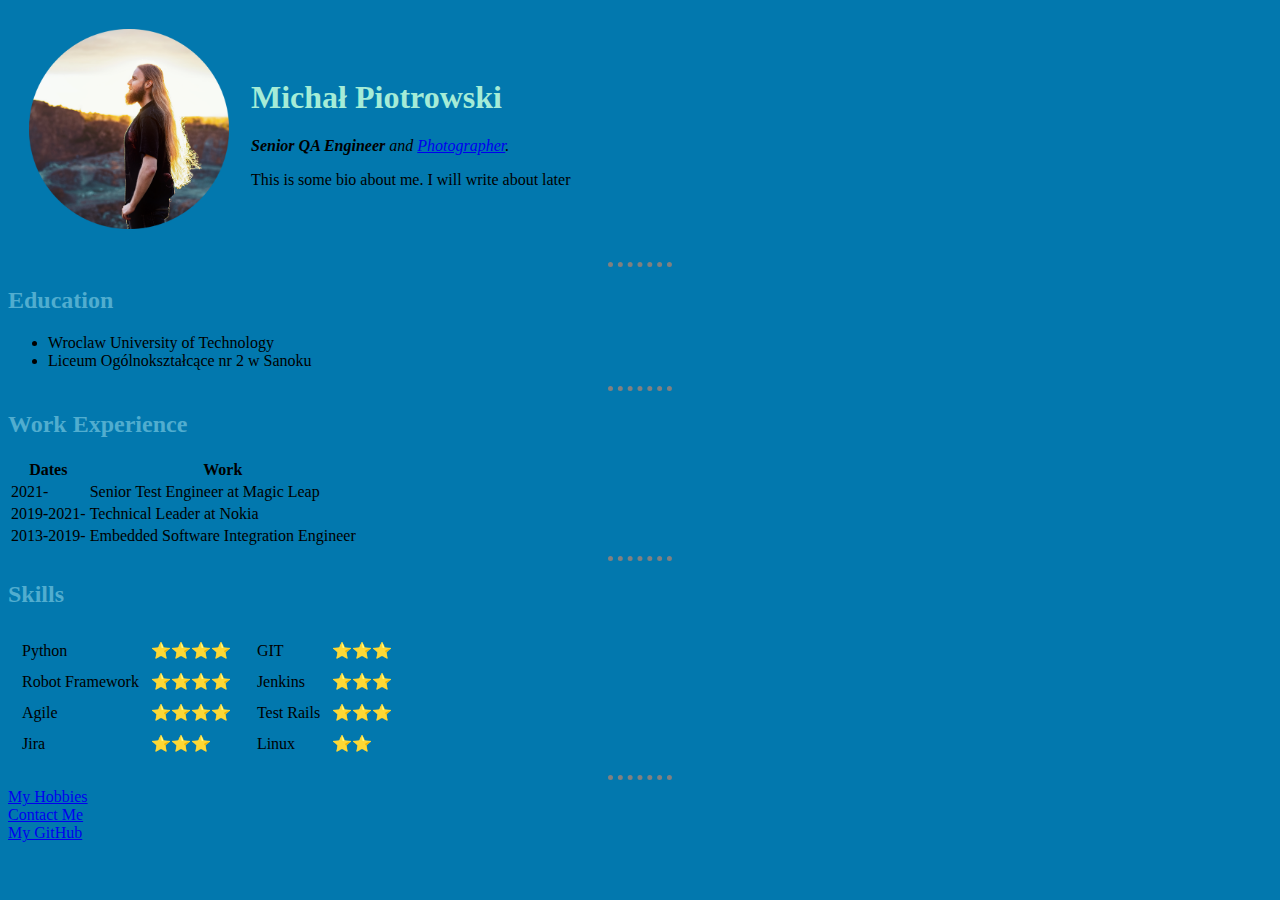
<file: HTML - Personal Site/index.html>
<!DOCTYPE html>
<html lang="en">
<head>
    <meta charset="UTF-8">
    <title>Michal's Personal Site</title>
    <link rel="stylesheet" href="css/styles.css">
</head>

<body>
    <table cellspacing="20">
        <tr>
            <td>
                <img src="images/circle-cropped.png" alt="Michal Profile Picture" width="200" height="200">
            </td>
            <td>
                <h1>Michał Piotrowski</h1>
                <p><em><strong>Senior QA Engineer</strong> and <a href="http://500px.com/wikingart">Photographer</a>.</em></p>
                <p>This is some bio about me. I will write about later</p>
            </td>
        </tr>
    </table>
    <hr>
    <h2>Education</h2>
    <ul>
        <li>Wroclaw University of Technology</li>
        <li>Liceum Ogólnokształcące nr 2 w Sanoku</li>
    </ul>
    <hr>
    <h2>Work Experience</h2>
    <table>
        <thead>
            <tr>
                <th>Dates</th>
                <th>Work</th>
            </tr>
        </thead>
        <tbody>
            <tr>
                <td>2021-</td>
                <td>Senior Test Engineer at Magic Leap</td>
            </tr>
            <tr>
                <td>2019-2021-</td>
                <td>Technical Leader at Nokia</td>
            </tr>
            <tr>
                <td>2013-2019-</td>
                <td>Embedded Software Integration Engineer</td>
            </tr>
        </tbody>
    </table>
    <hr>
    <h2>Skills</h2>
    <!-- Win + ; to create emojis-->
    <table>
        <tr>
            <td>
                <table cellspacing="10">
                    <tr>
                        <td>Python</td>
                        <td>⭐⭐⭐⭐</td>
                    </tr>
                    <tr>
                        <td>Robot Framework</td>
                        <td>⭐⭐⭐⭐</td>
                    </tr>
                    <tr>
                        <td>Agile</td>
                        <td>⭐⭐⭐⭐</td>
                    </tr>
                    <tr>
                        <td>Jira</td>
                        <td>⭐⭐⭐</td>
                    </tr>
                </table>
            </td>
            <td>
                <table cellspacing="10">
                    <tr>
                        <td>GIT</td>
                        <td>⭐⭐⭐</td>
                    </tr>
                    <tr>
                        <td>Jenkins</td>
                        <td>⭐⭐⭐</td>
                    </tr>
                    <tr>
                        <td>Test Rails</td>
                        <td>⭐⭐⭐</td>
                    </tr>
                    <tr>
                        <td>Linux</td>
                        <td>⭐⭐</td>
                    </tr>
                </table>
            </td>
        </tr>
    </table>
    <hr>
    <a href="hobbies.html">My Hobbies</a>
    <br>
    <a href="contact.html">Contact Me</a>
    <br>
    <a href="https://github.com/LuinTinuviel">My GitHub</a>
    <br>
</body>
</html>
</file>
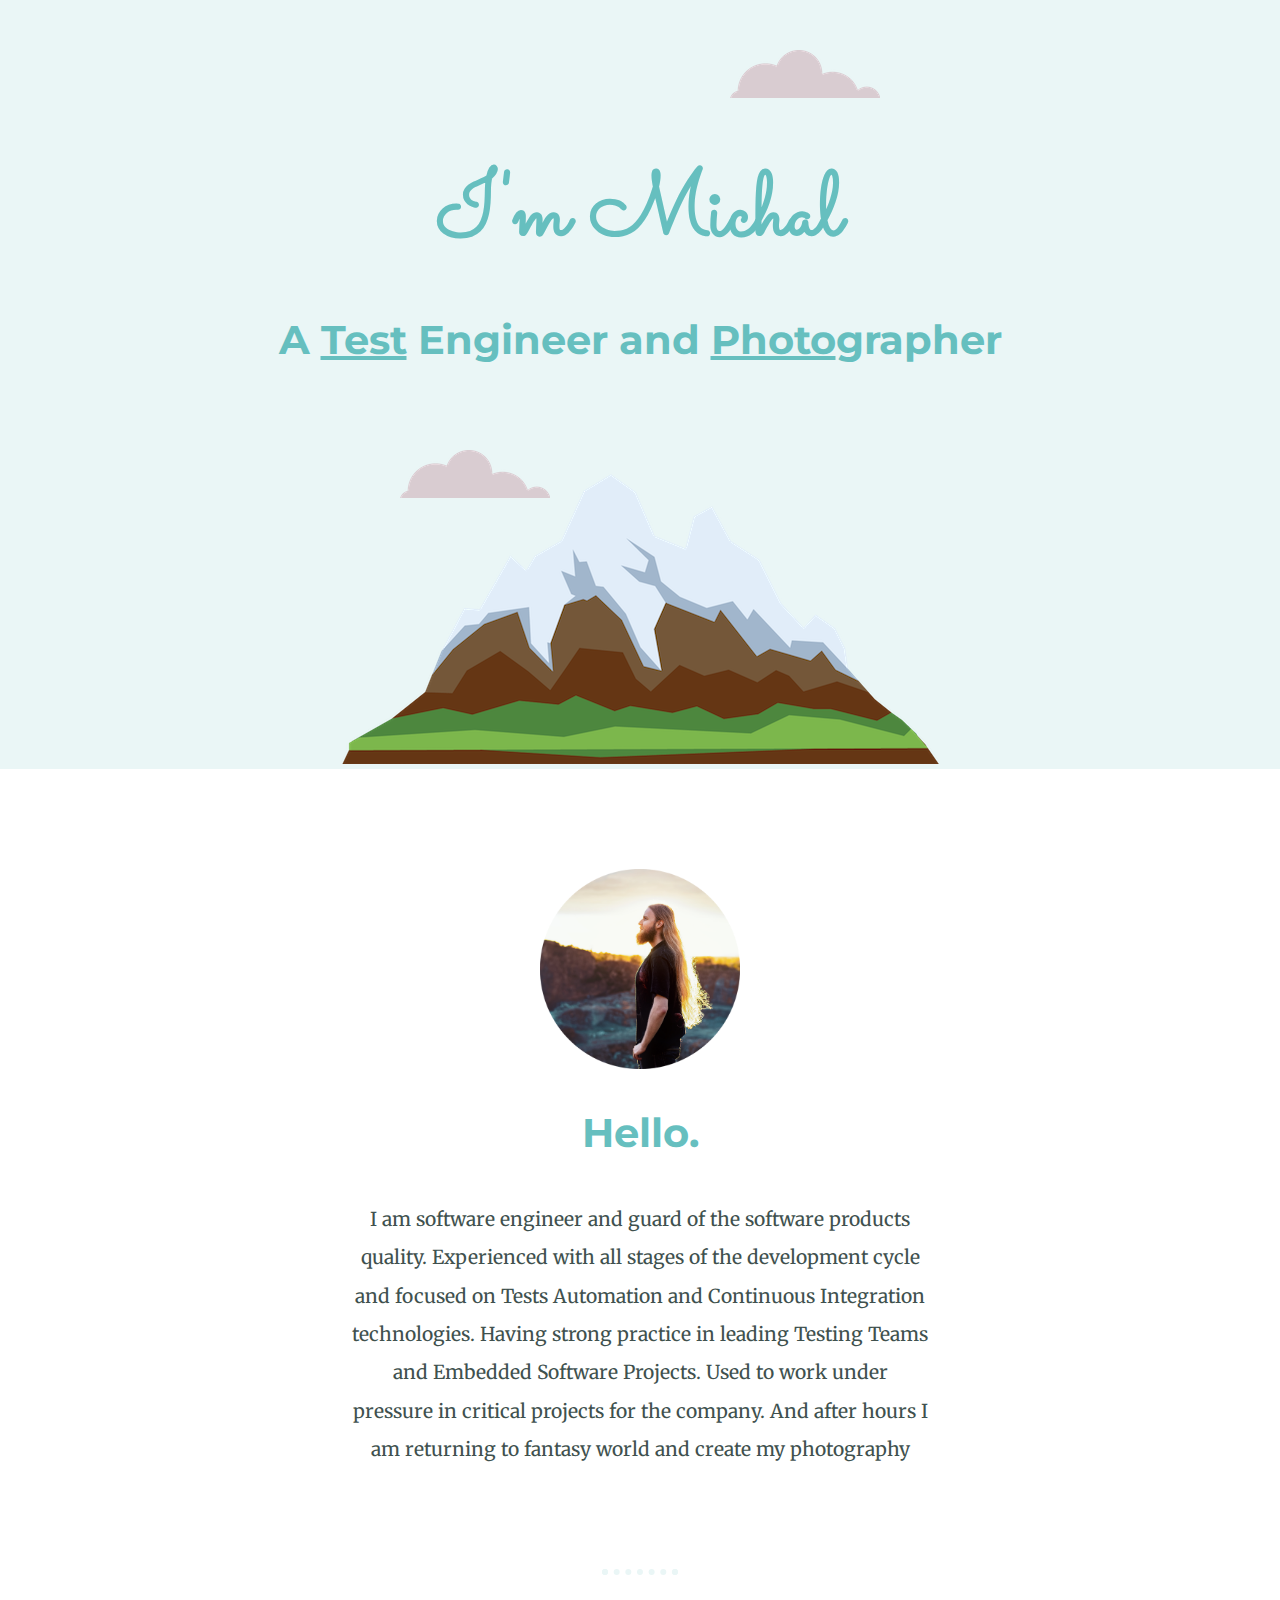
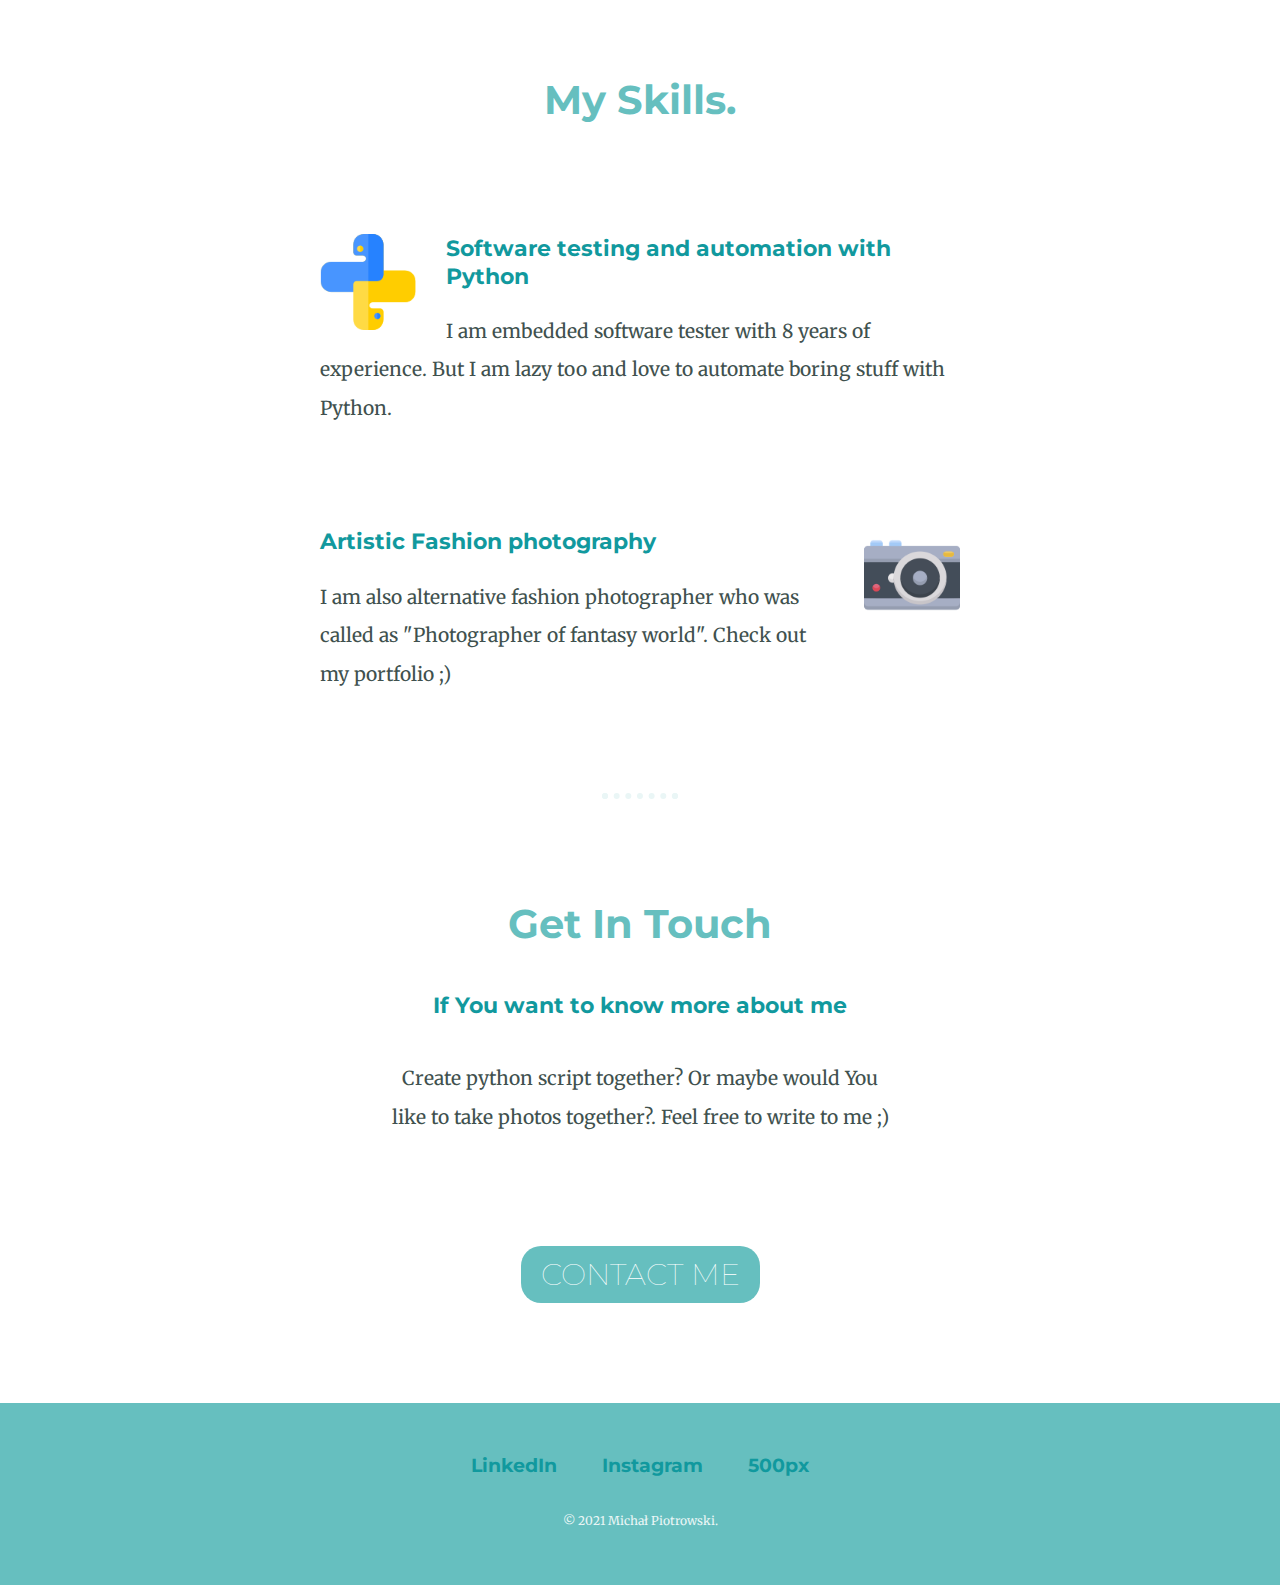
<file: My Site/index.html>
<!DOCTYPE html>
<html lang="en">
<head>
    <meta charset="UTF-8">
    <title>Michal Piotrowski</title>
    <link rel="stylesheet" href="css/styles.css">
    <link rel="icon" href="favicon.ico">
    <link rel="preconnect" href="https://fonts.gstatic.com">
    <link href="https://fonts.googleapis.com/css2?family=Merriweather:wght@300&family=Montserrat:wght@300&family=Sacramento&display=swap" rel="stylesheet">
</head>
<body>
    <div class="top-container">
        <img class="top-cloud" src="images/cloud.png" alt="cloud-img">
        <h1>I'm Michal</h1>
        <h2>A <span class="Test">Test</span> Engineer and <span class="Test">Photo</span>grapher</h2>
        <img class="bottom-cloud" src="images/cloud.png" alt="cloud-img">
        <img src="images/mountain.png" alt="mountain-img">
    </div>


    <div class="middle-container">
      <div class="profile">
        <img class="profile-picture" src="images/circle-cropped.png" alt="profile-picture">
        <h2>Hello.</h2>
        <p class="intro">I am software engineer and guard of the software products
quality. Experienced with all stages of the development cycle and
focused on Tests Automation and Continuous Integration
technologies. Having strong practice in leading Testing Teams and
Embedded Software Projects. Used to work under pressure in critical
projects for the company. And after hours I am returning to fantasy world and create my photography</p>
      </div>
      <hr>
      <div class="skills">
        <h2>My Skills.</h2>
        <div class="skill-row">
          <img class="python-image" src="images/python.png" alt=python-img">
            <h3>Software testing and automation with Python</h3>
          <p>I am embedded software tester with 8 years of experience. But I am lazy too and love to automate boring stuff with Python.</p>
        </div>
        <div class="skill-row">
          <img class="photo-image" src="images/mirrorless.png" alt=python-img">
          <h3>Artistic Fashion photography</h3>
          <p>I am also alternative fashion photographer who was called as "Photographer of fantasy world". Check out my portfolio ;)</p>
        </div>
      </div>
      <hr>
      <div class="contact-me">
        <h2>Get In Touch</h2>
        <h3>If You want to know more about me</h3>
        <p class="contact-message">Create python script together? Or maybe would You like to take photos together?. Feel free to write to me ;)</p>
        <a class="BUTTON_GIA" href="mailto:wikingart.photography@gmail.com">CONTACT ME</a>
      </div>
    </div>


    <div class="bottom-container">
      <a class="footer-link" href="https://www.linkedin.com/in/micha%C5%82-piotrowski-b9033065/">LinkedIn</a>
      <a class="footer-link" href="https://instagram.com/wikingart">Instagram</a>
      <a class="footer-link" href="https://www.500px.com/wikingart/">500px</a>
      <p class="copyright">© 2021 Michał Piotrowski.</p>
    </div>

</body>
</html>
</file>
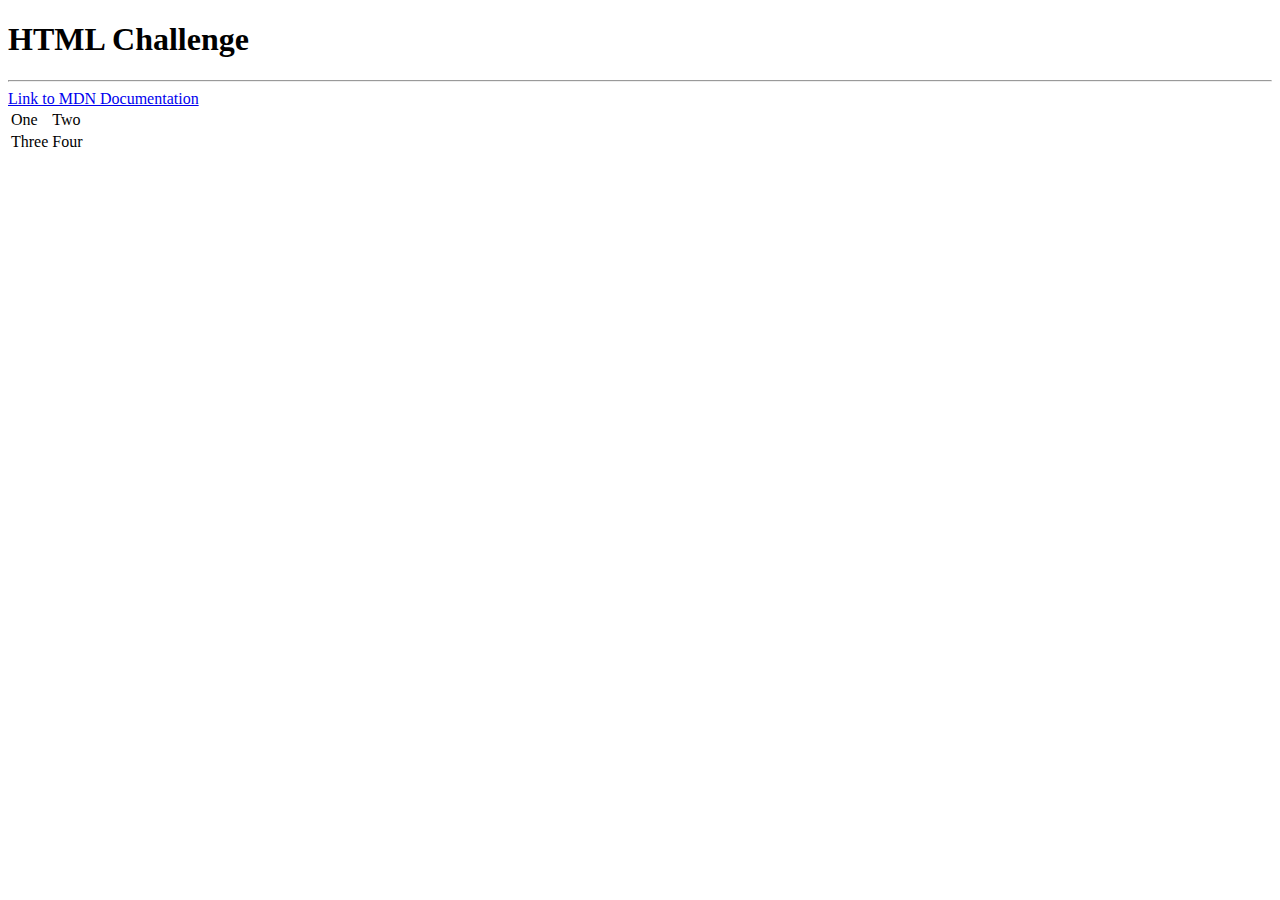
<file: HTML - Personal Site/challenge.html>
<!DOCTYPE html>
<html lang="en">
<head>
    <meta charset="UTF-8">
    <title>HTML Challenge</title>
</head>
<body>
    <h1>HTML Challenge</h1>
    <hr>
    <a href="https://developer.mozilla.org">Link to MDN Documentation</a><br>
    <table>
        <tr>
            <td>One</td>
            <td>Two</td>
        </tr>
        <tr>
            <td>Three</td>
            <td>Four</td>
        </tr>
    </table>
</body>
</html>
</file>
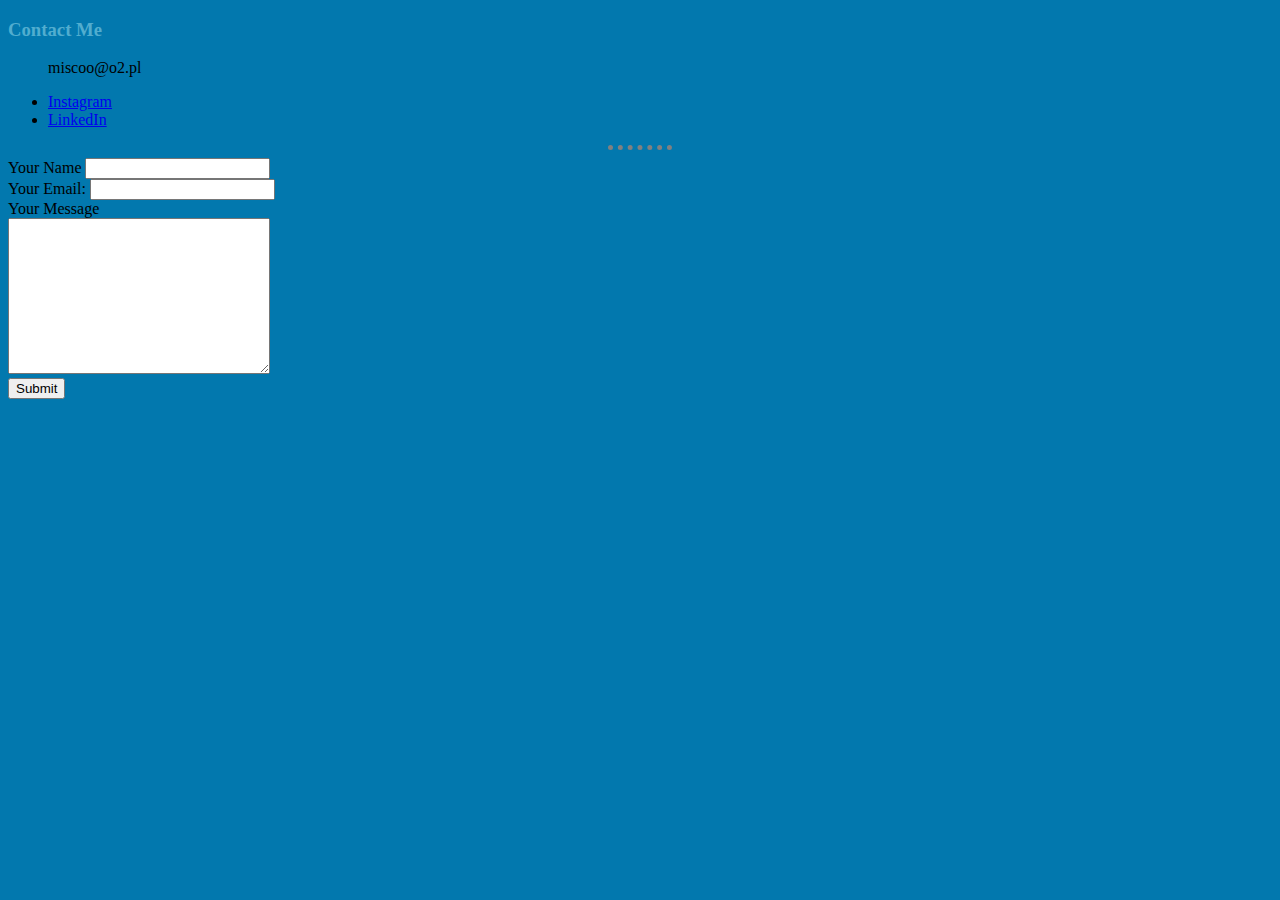
<file: HTML - Personal Site/contact.html>
<!DOCTYPE html>
<html lang="en">
<head>
    <meta charset="UTF-8">
    <title>Title</title>
    <link rel="stylesheet" href="css/styles.css">
</head>
<body>
    <h3>Contact Me</h3>
    <ul>
        <p>miscoo@o2.pl</p>
        <li><a href="https://www.instagram.com/wikingart">Instagram</a></li>
        <li><a href="https://www.linkedin.com/in/micha%C5%82-piotrowski-b9033065/">LinkedIn</a></li>
    </ul>
    <hr>
    <form class="" action="mailto:miscoo@o2.pl" method="post" enctype="text/plain">
        <label>Your Name</label>
        <input type="text" name="yourName" value=""><br>
        <label>Your Email:</label>
        <input type="email" name="yourEmail"><br>
        <label>Your Message</label><br>
        <textarea name="yourMessage" rows="10" cols="30"></textarea><br>
        <input type="submit" name="">
    </form>
</html>
</file>
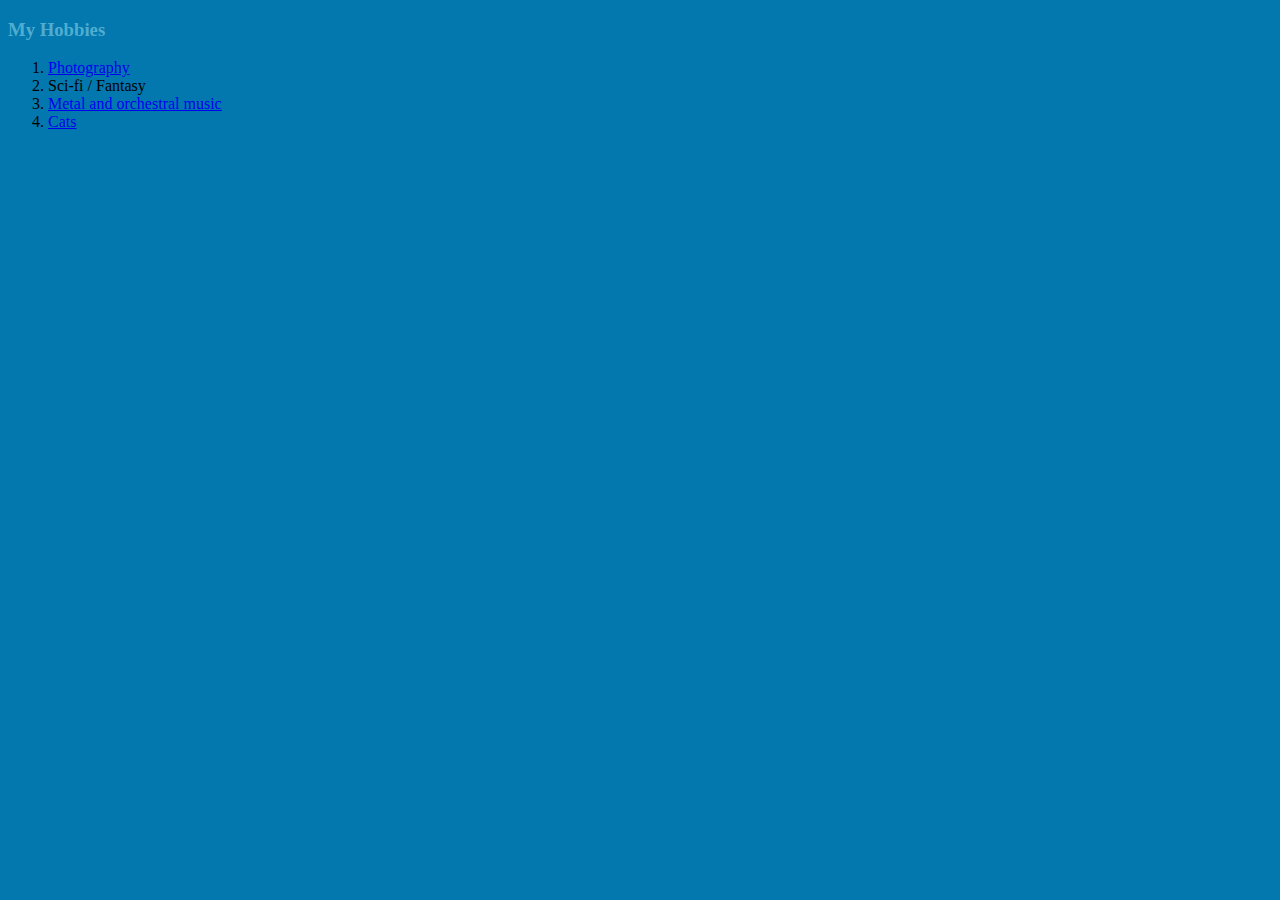
<file: HTML - Personal Site/hobbies.html>
<!DOCTYPE html>
<html lang="en">
<head>
    <meta charset="UTF-8">
    <title>My Hobbies</title>
    <link rel="stylesheet" href="css/styles.css">
</head>
<body>
    <h3>My Hobbies</h3>
    <ol>
        <li><a href="https://www.instagram.com/wikingart">Photography</a></li>
        <li>Sci-fi / Fantasy</li>
        <li><a href="https://www.last.fm/pl/user/miscoo">Metal and orchestral music</a></li>
        <li><a href="https://www.instagram.com/princessesrunafreya/">Cats</a></li>
    </ol>
</body>
</html>
</file>
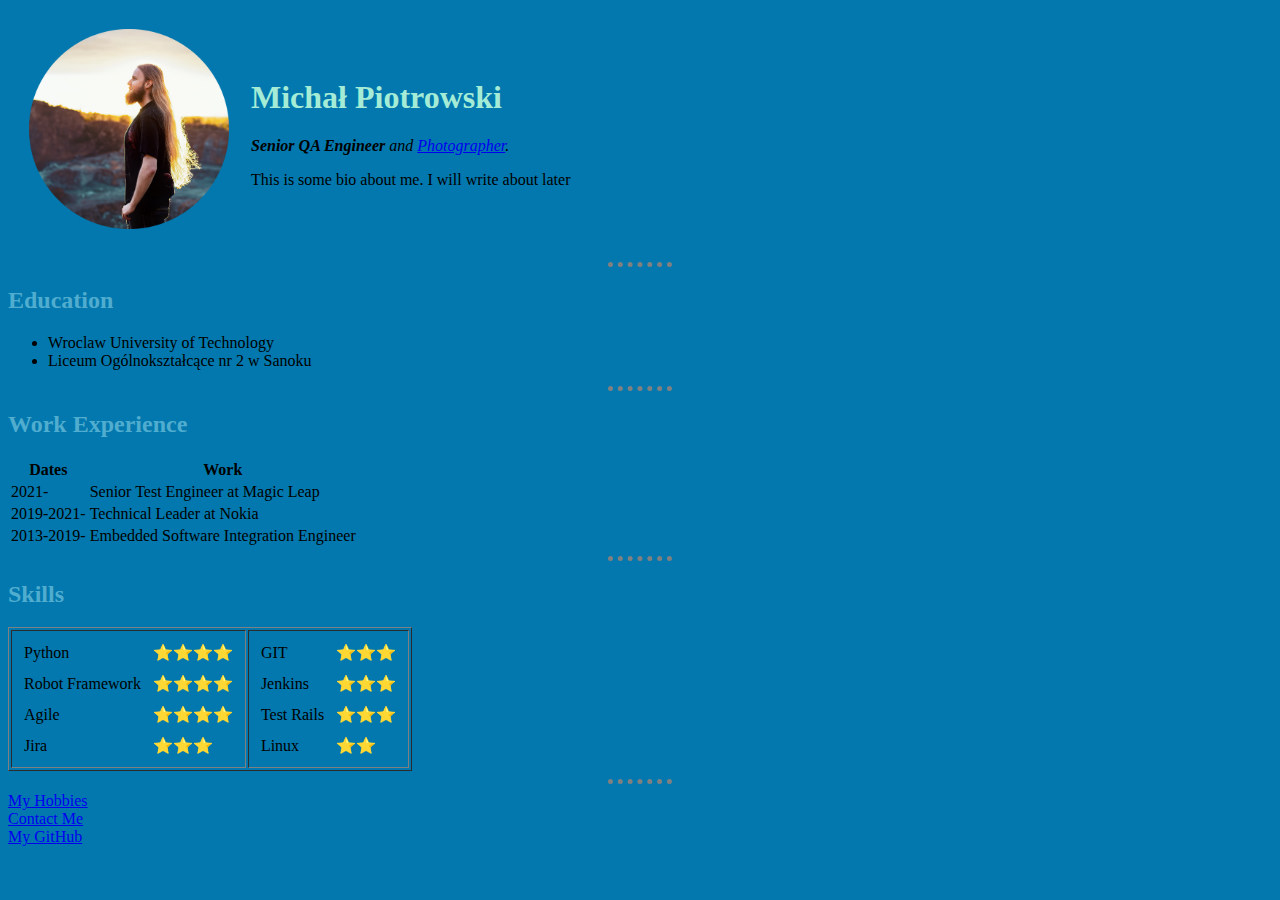
<file: HTML - Personal Site/index_bcp.html>
<!DOCTYPE html>
<html lang="en">
<head>
    <meta charset="UTF-8">
    <title>Michal's Personal Site</title>
    <link rel="stylesheet" href="css/styles.css">
</head>

<body>
    <table cellspacing="20">
        <tr>
            <td>
                <img src="images/circle-cropped.png" alt="Michal Profile Picture" width="200" height="200">
            </td>
            <td>
                <h1>Michał Piotrowski</h1>
                <p><em><strong>Senior QA Engineer</strong> and <a href="http://500px.com/wikingart">Photographer</a>.</em></p>
                <p>This is some bio about me. I will write about later</p>
            </td>
        </tr>
    </table>
    <hr>
    <h2>Education</h2>
    <ul>
        <li>Wroclaw University of Technology</li>
        <li>Liceum Ogólnokształcące nr 2 w Sanoku</li>
    </ul>
    <hr>
    <h2>Work Experience</h2>
    <table>
        <thead>
            <tr>
                <th>Dates</th>
                <th>Work</th>
            </tr>
        </thead>
        <tbody>
            <tr>
                <td>2021-</td>
                <td>Senior Test Engineer at Magic Leap</td>
            </tr>
            <tr>
                <td>2019-2021-</td>
                <td>Technical Leader at Nokia</td>
            </tr>
            <tr>
                <td>2013-2019-</td>
                <td>Embedded Software Integration Engineer</td>
            </tr>
        </tbody>
    </table>
    <hr>
    <h2>Skills</h2>
    <!-- Win + ; to create emojis-->
    <table border="1">
        <tr>
            <td>
                <table cellspacing="10">
                    <tr>
                        <td>Python</td>
                        <td>⭐⭐⭐⭐</td>
                    </tr>
                    <tr>
                        <td>Robot Framework</td>
                        <td>⭐⭐⭐⭐</td>
                    </tr>
                    <tr>
                        <td>Agile</td>
                        <td>⭐⭐⭐⭐</td>
                    </tr>
                    <tr>
                        <td>Jira</td>
                        <td>⭐⭐⭐</td>
                    </tr>
                </table>
            </td>
            <td>
                <table cellspacing="10">
                    <tr>
                        <td>GIT</td>
                        <td>⭐⭐⭐</td>
                    </tr>
                    <tr>
                        <td>Jenkins</td>
                        <td>⭐⭐⭐</td>
                    </tr>
                    <tr>
                        <td>Test Rails</td>
                        <td>⭐⭐⭐</td>
                    </tr>
                    <tr>
                        <td>Linux</td>
                        <td>⭐⭐</td>
                    </tr>
                </table>
            </td>
        </tr>
    </table>
    <hr>
    <a href="hobbies.html">My Hobbies</a>
    <br>
    <a href="contact.html">Contact Me</a>
    <br>
    <a href="https://github.com/LuinTinuviel">My GitHub</a>
    <br>
</body>
</html>
</file>
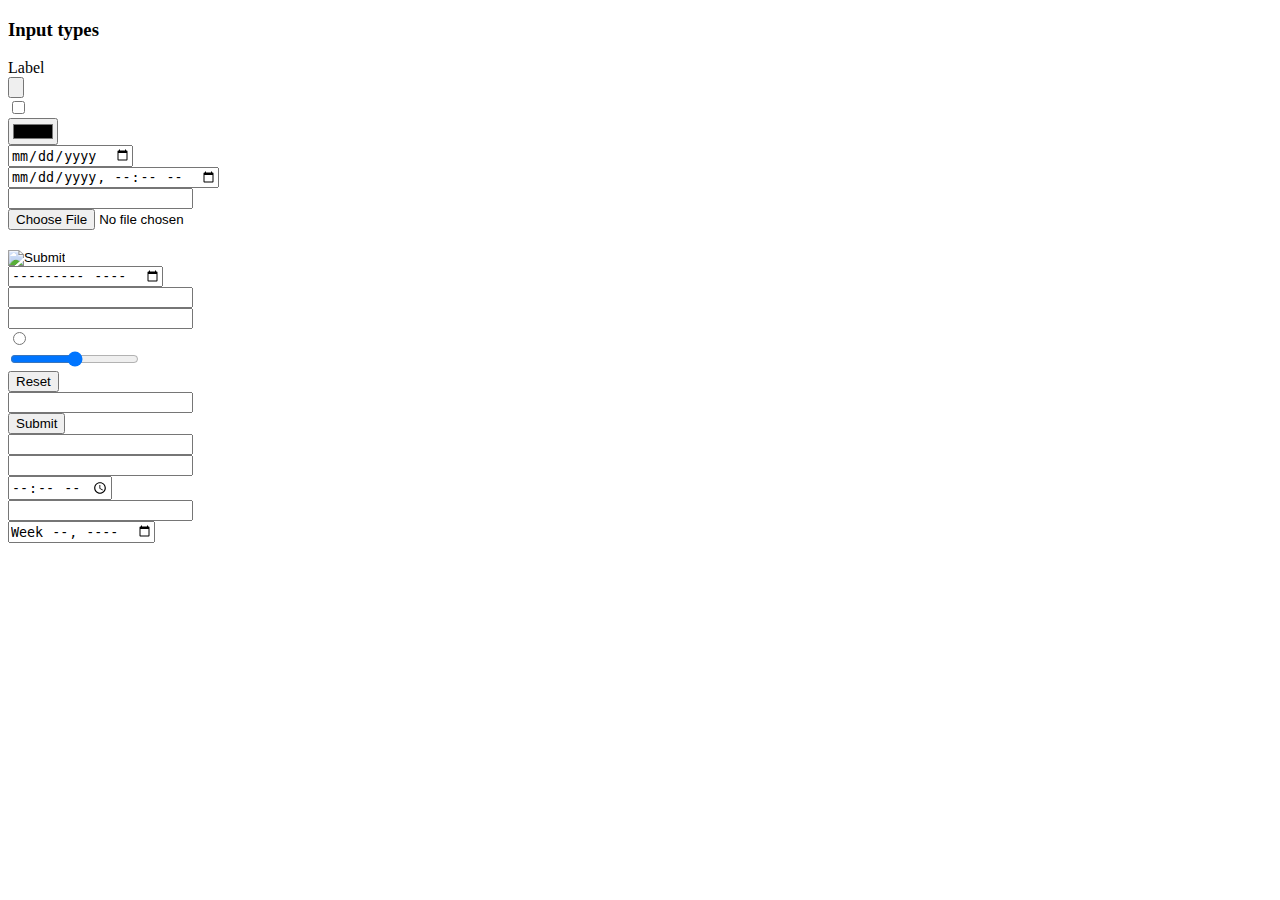
<file: HTML - Personal Site/inputs.html>
<!DOCTYPE html>
<html lang="en">
<head>
    <meta charset="UTF-8">
    <title>Title</title>
</head>
<body>
    <h3>Input types</h3>
    <form class="" action="index.html" method="post">
        <label>Label</label><br>
        <input type="button" name=""><br>
        <input type="checkbox" name=""><br>
        <input type="color" name=""><br>
        <input type="date" name=""><br>
        <input type="datetime-local" name=""><br>
        <input type="email" name=""><br>
        <input type="file" name=""><br>
        <input type="hidden" name=""><br>
        <input type="image" name=""><br>
        <input type="month" name=""><br>
        <input type="number" name=""><br>
        <input type="password" name=""><br>
        <input type="radio" name=""><br>
        <input type="range" name=""><br>
        <input type="reset" name=""><br>
        <input type="search" name=""><br>
        <input type="submit" name=""><br>
        <input type="tel" name=""><br>
        <input type="text" name=""><br>
        <input type="time" name=""><br>
        <input type="url" name=""><br>
        <input type="week" name=""><br>
    </form>
</html>
</file>
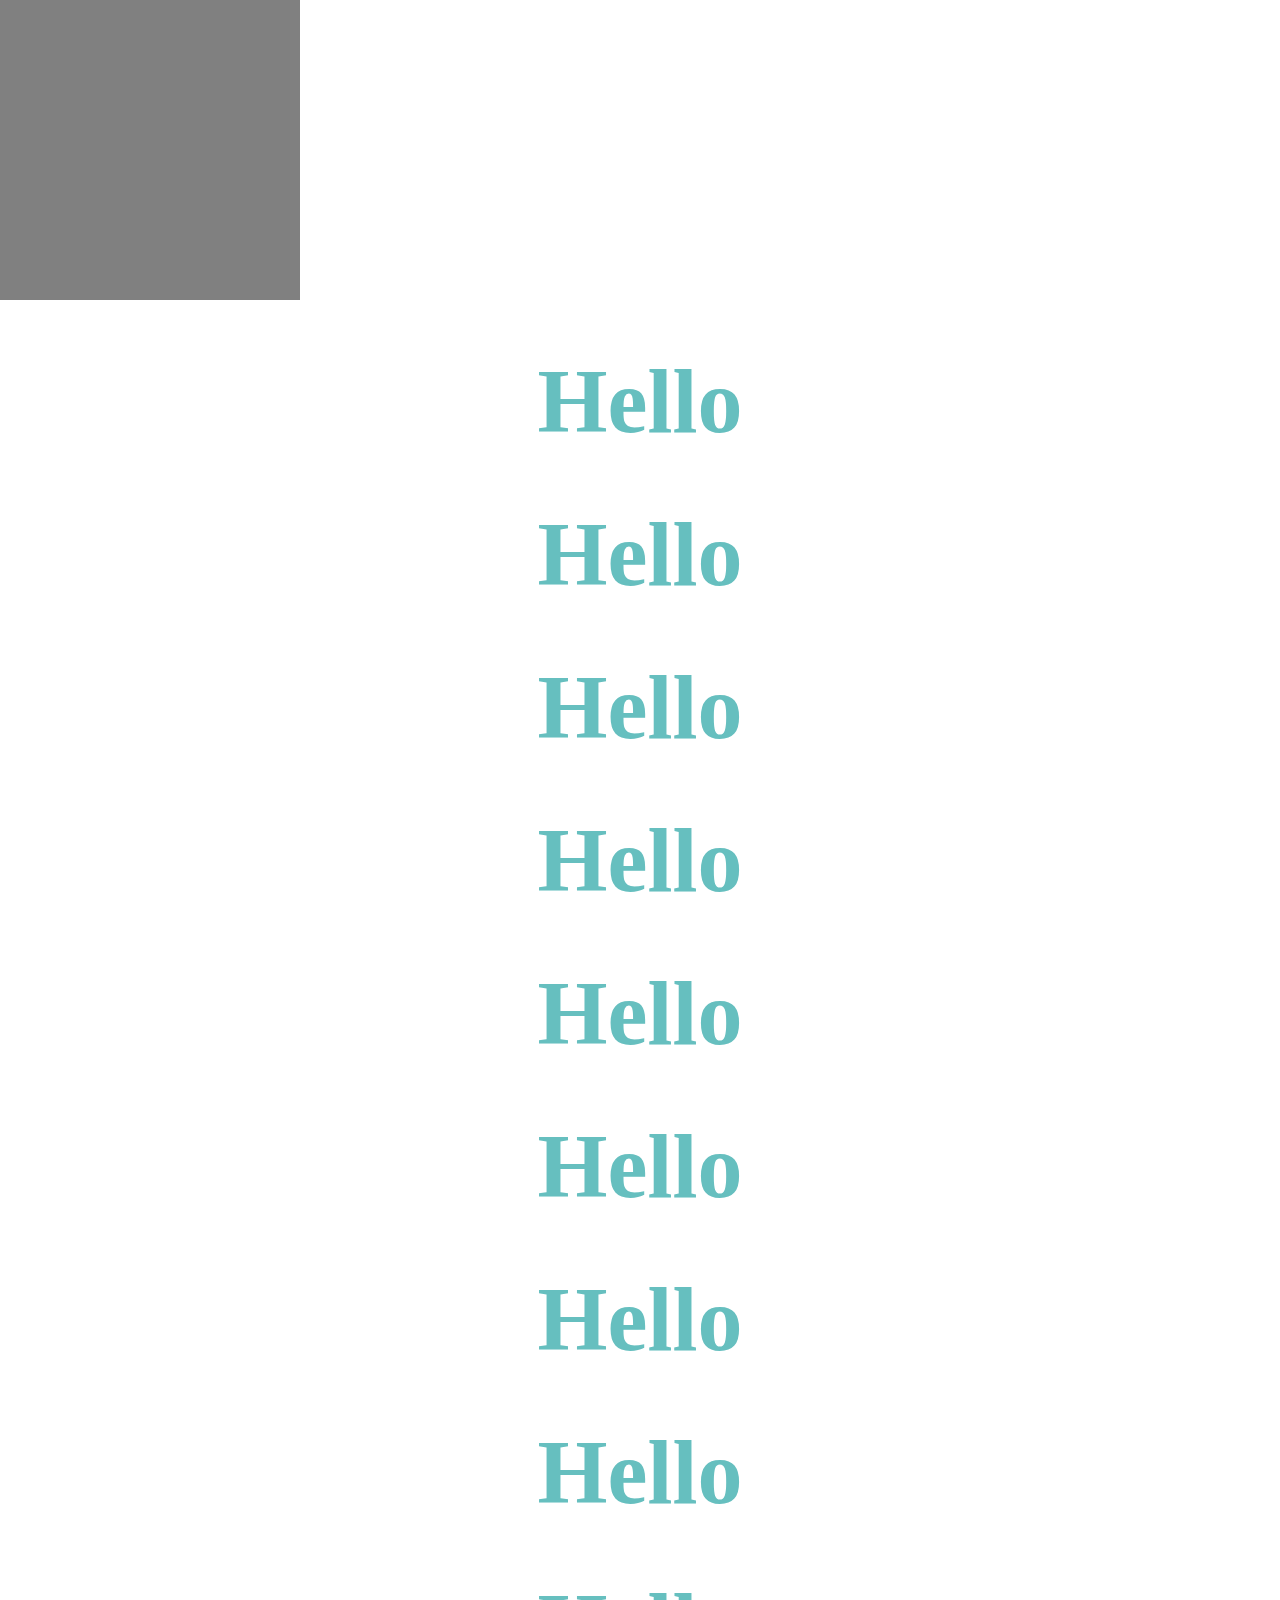
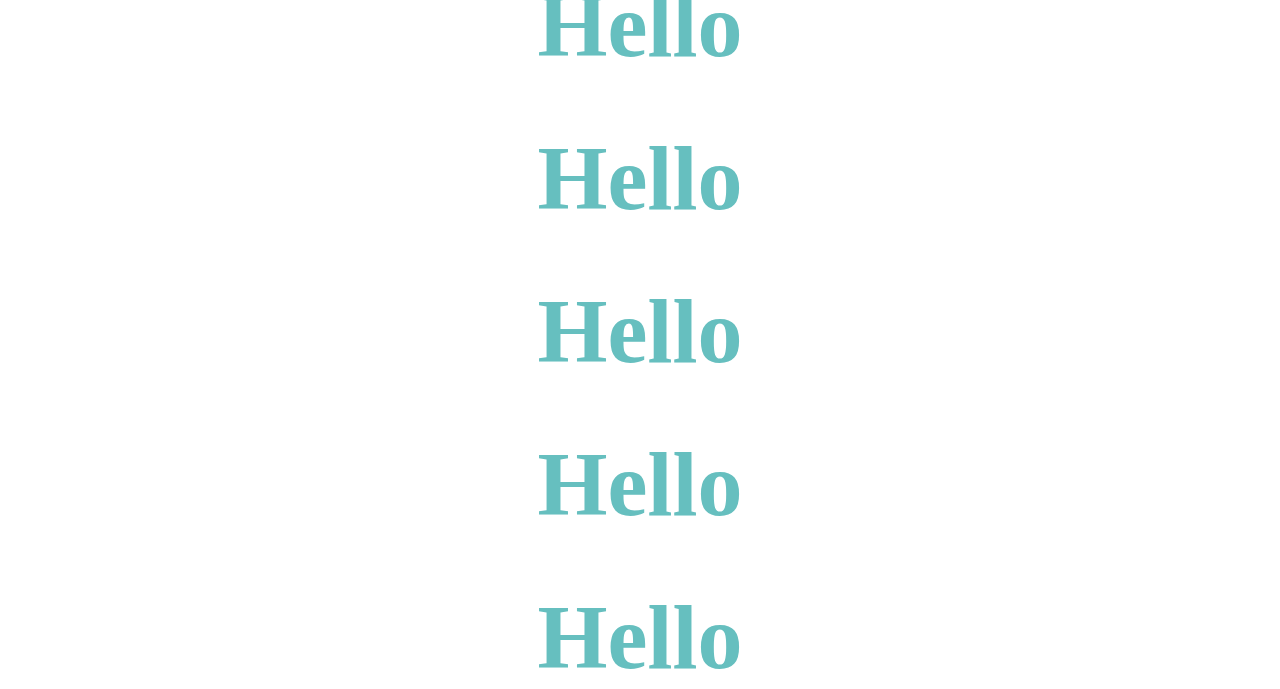
<file: My Site/test.html>
<!DOCTYPE html>
<html lang="en">
<head>
    <meta charset="UTF-8">
    <title>Title</title>
    <link rel="stylesheet" href="css/styles.css">
</head>
<body>
    <div class="container">
        <div class="red">
        </div>
    </div>
    <div class="blue">

    </div>
    <div class="yellow">

    </div>

    <h1>Hello</h1>
<h1>Hello</h1>
<h1>Hello</h1>
<h1>Hello</h1>
<h1>Hello</h1>
<h1>Hello</h1>
<h1>Hello</h1>
<h1>Hello</h1>
<h1>Hello</h1>
<h1>Hello</h1>
<h1>Hello</h1>
<h1>Hello</h1>
<h1>Hello</h1>

</body>
</html>
</file>
<file: HTML - Personal Site/css/styles.css>
body {
    background-color: #0278ae;
}

hr {
    border-style: none;
    border-top-style: dotted;
    border-color: grey;
    border-width: 5px;
    width: 5%;
}

h1 {
    color: #a5ecd7;
}

h2 {
    color: #51adcf;
}

h3 {
    color: #51adcf;
}
</file>
<file: My Site/css/styles.css>
body {
    color: #40514E;
    margin: 0px;
    text-align: center;
    font-family: 'Merriweather', serif;
    font-size: 120%;
}

h1 {
    color: #66BFBF;
    font-size: 5.625rem;
    margin: 50px auto 0 auto;
    font-family: 'Sacramento', cursive;
}

h2 {
    color: #66BFBF;
    font-size: 2.5rem;
    font-weight: bold;
    font-family: 'Montserrat', sans-serif;
    padding-bottom: 10px;
}

h3 {
    color: #11999E;
    font-family: 'Montserrat', sans-serif;
}

a {
    color: #11999E;
    font-family: 'Montserrat', sans-serif;
    margin: 10px 20px;
    text-decoration: none;
    font-weight: bold;
}

a:hover {
    color: #EAF6F6;
}

p {
    line-height: 2;
}

hr {
    border: dotted #EAF6F6 6px;
    border-bottom: none;
    width: 5%;
    margin: 100px auto;
}



/******************** CLASS SELECTORS *************************/
.top-container {
    background-color: #EAF6F6;
    position: relative;
    padding-top: 100px;
}

.middle-container {
    margin: 100px 0 100px 0;
}

.bottom-container {
    background-color: #66BFBF;
    padding: 50px 0 20px;
}

.skill-row {
    width: 50%;
    margin: 100px auto 100px auto;
    text-align: left;
}

.Test {
    text-decoration: underline;
}

.intro {
    width: 45%;
    margin: auto;
}

.contact-message {
    width: 40%;
    margin: 40px auto 60px;
}

.copyright {
    color: #EAF6F6;
    font-size: 0.75rem;
    padding: 20px 0px;
}

.container {
    position: relative;
    width: 300px;
    height: 300px;
    background-color: grey;
}

.profile-picture {
    width: 200px;
    height: 200px;
}

.top-cloud {
    position: absolute;
    right: 400px;
    top: 50px;
}

.bottom-cloud {
    position: absolute;
    top: 450px;
    left: 400px;
    bottom: 500px;
}

.python-image {
    width: 15%;
    float: left;
    margin-right: 30px;
}

.photo-image {
    width: 15%;
    float: right;
    margin-left: 30px;
}

.BUTTON_GIA {
   background: #66BFBF;
   background-image: -webkit-linear-gradient(top, #66BFBF, #66BFBF);
   background-image: -moz-linear-gradient(top, #66BFBF, #66BFBF);
   background-image: -ms-linear-gradient(top, #66BFBF, #66BFBF);
   background-image: -o-linear-gradient(top, #66BFBF, #66BFBF);
   background-image: -webkit-gradient(to bottom, #66BFBF, #66BFBF);
   -webkit-border-radius: 20px;
   -moz-border-radius: 20px;
   border-radius: 20px;
   color: #ffffff;
   font-family: 'Montserrat', sans-serif;
   font-size: 30px;
   font-weight: 100;
   padding: 10px 20px 10px 20px;
   text-decoration: none;
   display: inline-block;
   cursor: pointer;
   text-align: center;
   margin: 50px auto auto auto;
}
</file>
